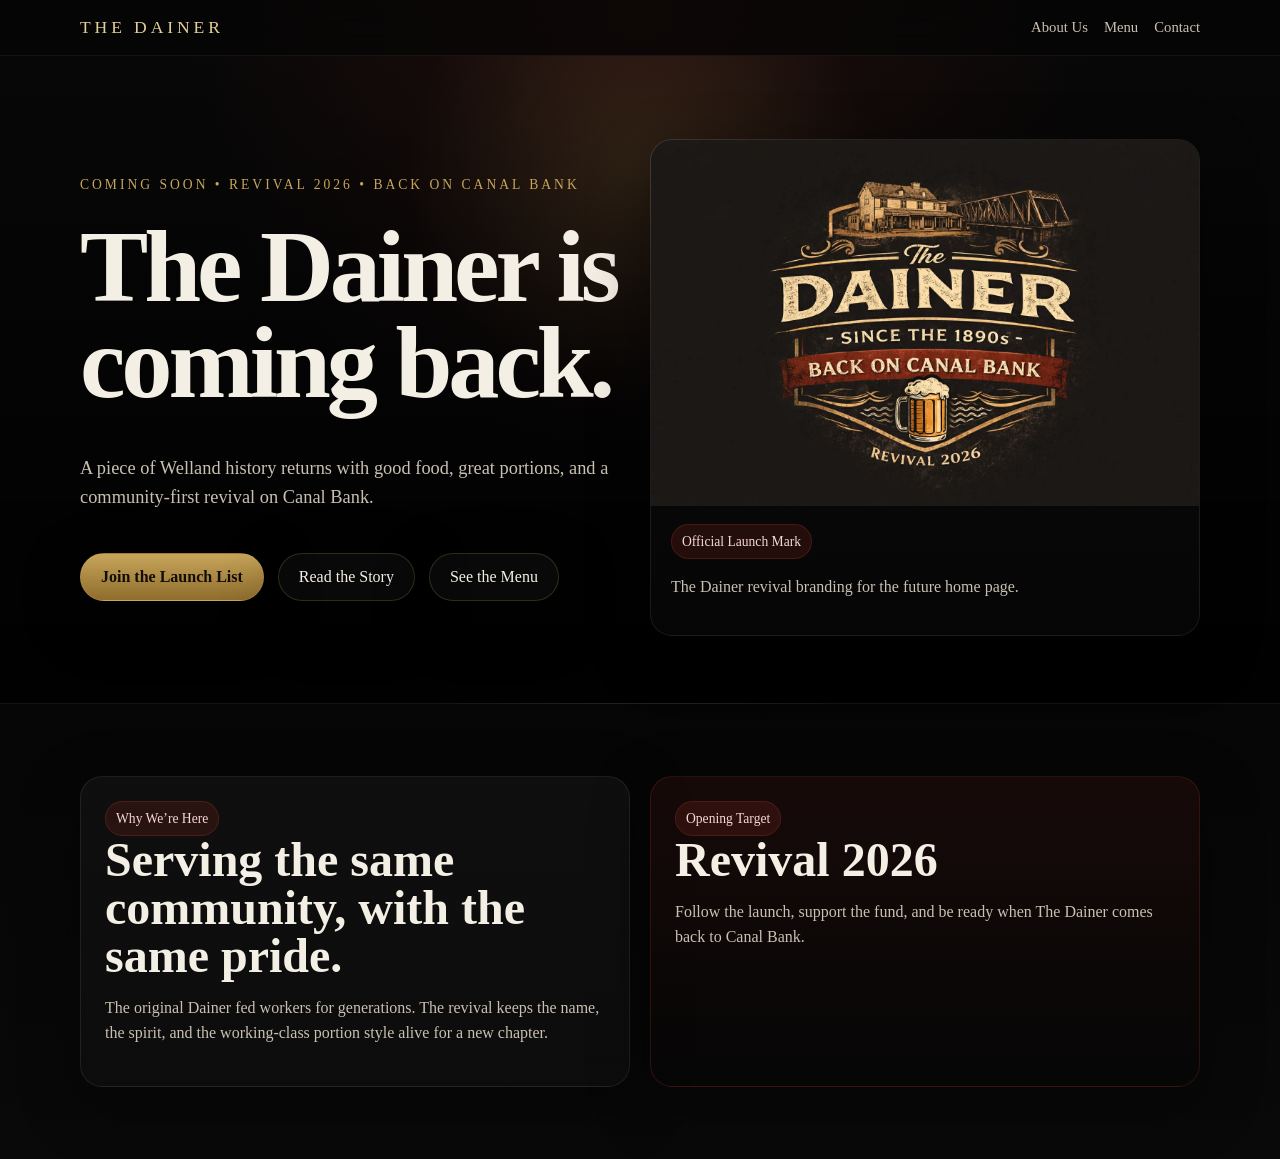
<file: index.html>
<!doctype html>
<html lang="en">
<head>
  <meta charset="utf-8">
  <meta name="viewport" content="width=device-width, initial-scale=1">
  <title>The Dainer | Coming Soon | Back on Canal Bank</title>
  <meta name="description" content="The Dainer is coming back to Canal Bank in Welland. Follow the Revival 2026 launch, menu, and community story.">
  <link rel="canonical" href="https://thedainer.com/">
  <meta property="og:title" content="The Dainer | Coming Soon | Back on Canal Bank">
  <meta property="og:description" content="A heritage restaurant revival for Welland. The Dainer returns in 2026 with hearty portions and working-class pride.">
  <meta property="og:type" content="website">
  <meta property="og:image" content="assets/images/the-dainer-hero-logo-revival-2026.jpeg">
  <link rel="stylesheet" href="styles.css">
  <script type="application/ld+json">
  {
    "@context": "https://schema.org",
    "@type": "Restaurant",
    "name": "The Dainer",
    "url": "https://thedainer.com/",
    "image": "https://thedainer.com/assets/images/the-dainer-hero-logo-revival-2026.jpeg",
    "description": "Coming soon: The Dainer revival on Canal Bank in Welland.",
    "telephone": "+1-905-736-3461",
    "email": "info@thedainer.ca",
    "address": {
      "@type": "PostalAddress",
      "addressLocality": "Welland",
      "addressRegion": "ON",
      "addressCountry": "CA"
    }
  }
  </script>
</head>
<body>
  <header class="topbar">
    <div class="wrap topbar-inner">
      <div class="brand">The Dainer</div>
      <nav aria-label="Primary">
        <a href="about.html">About Us</a>
        <a href="menu.html">Menu</a>
        <a href="contact.html">Contact</a>
      </nav>
    </div>
  </header>
  <main>
    <section class="hero">
      <div class="wrap grid two-col" style="align-items:center">
        <div class="hero-grid">
          <div class="eyebrow">Coming Soon • Revival 2026 • Back on Canal Bank</div>
          <h1>The Dainer is coming back.</h1>
          <p class="subhead">A piece of Welland history returns with good food, great portions, and a community-first revival on Canal Bank.</p>
          <div class="actions">
            <a class="btn primary" href="contact.html">Join the Launch List</a>
            <a class="btn" href="about.html">Read the Story</a>
            <a class="btn" href="menu.html">See the Menu</a>
          </div>
        </div>
        <div class="card image-card">
          <img src="assets/images/the-dainer-hero-logo-revival-2026.jpeg" alt="The Dainer coming soon logo with back on Canal Bank and revival 2026" width="1536" height="1024">
          <div class="image-caption">
            <div class="pill">Official Launch Mark</div>
            <p class="muted">The Dainer revival branding for the future home page.</p>
          </div>
        </div>
      </div>
    </section>

    <section>
      <div class="wrap grid two-col">
        <div class="card">
          <div class="pill">Why We’re Here</div>
          <h2>Serving the same community, with the same pride.</h2>
          <p class="muted">The original Dainer fed workers for generations. The revival keeps the name, the spirit, and the working-class portion style alive for a new chapter.</p>
        </div>
        <div class="card panel">
          <div class="pill">Opening Target</div>
          <h2>Revival 2026</h2>
          <p class="muted">Follow the launch, support the fund, and be ready when The Dainer comes back to Canal Bank.</p>
        </div>
      </div>
    </section>
  </main>
</body>
</html>
</file>
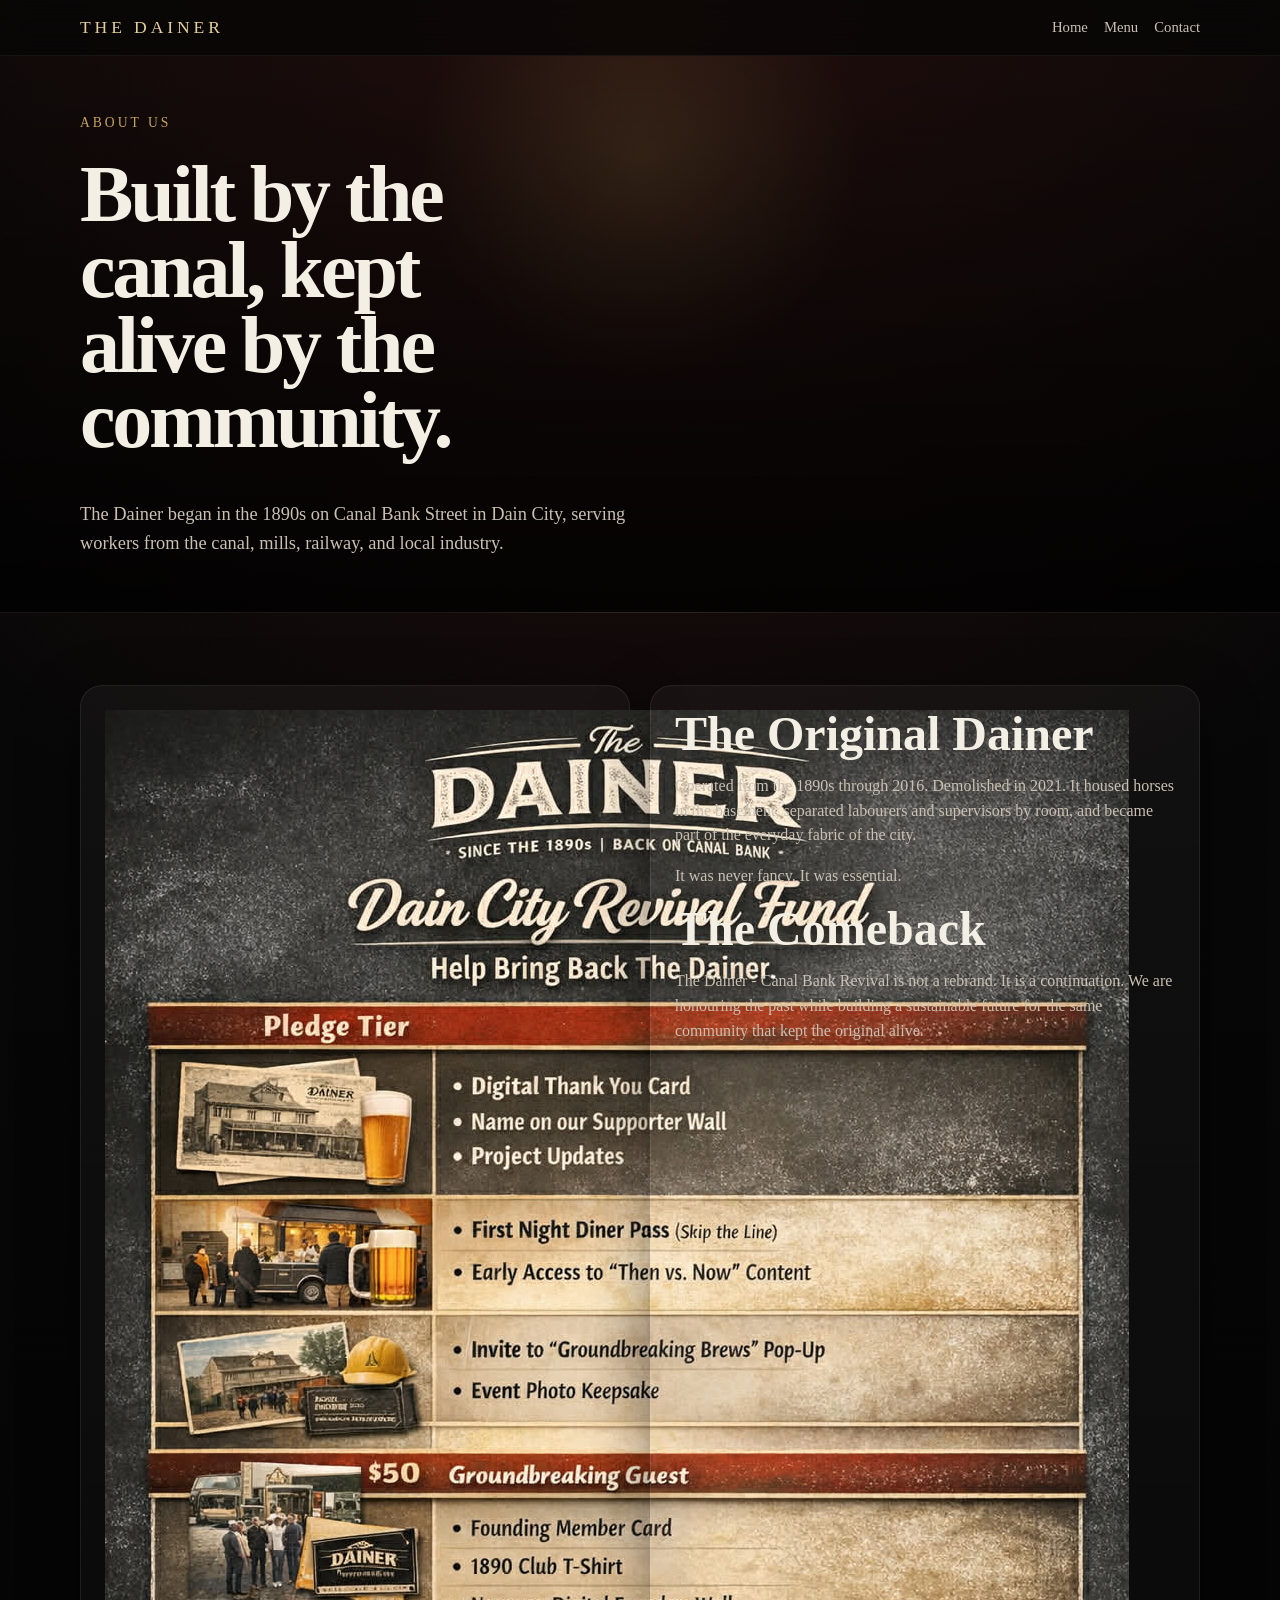
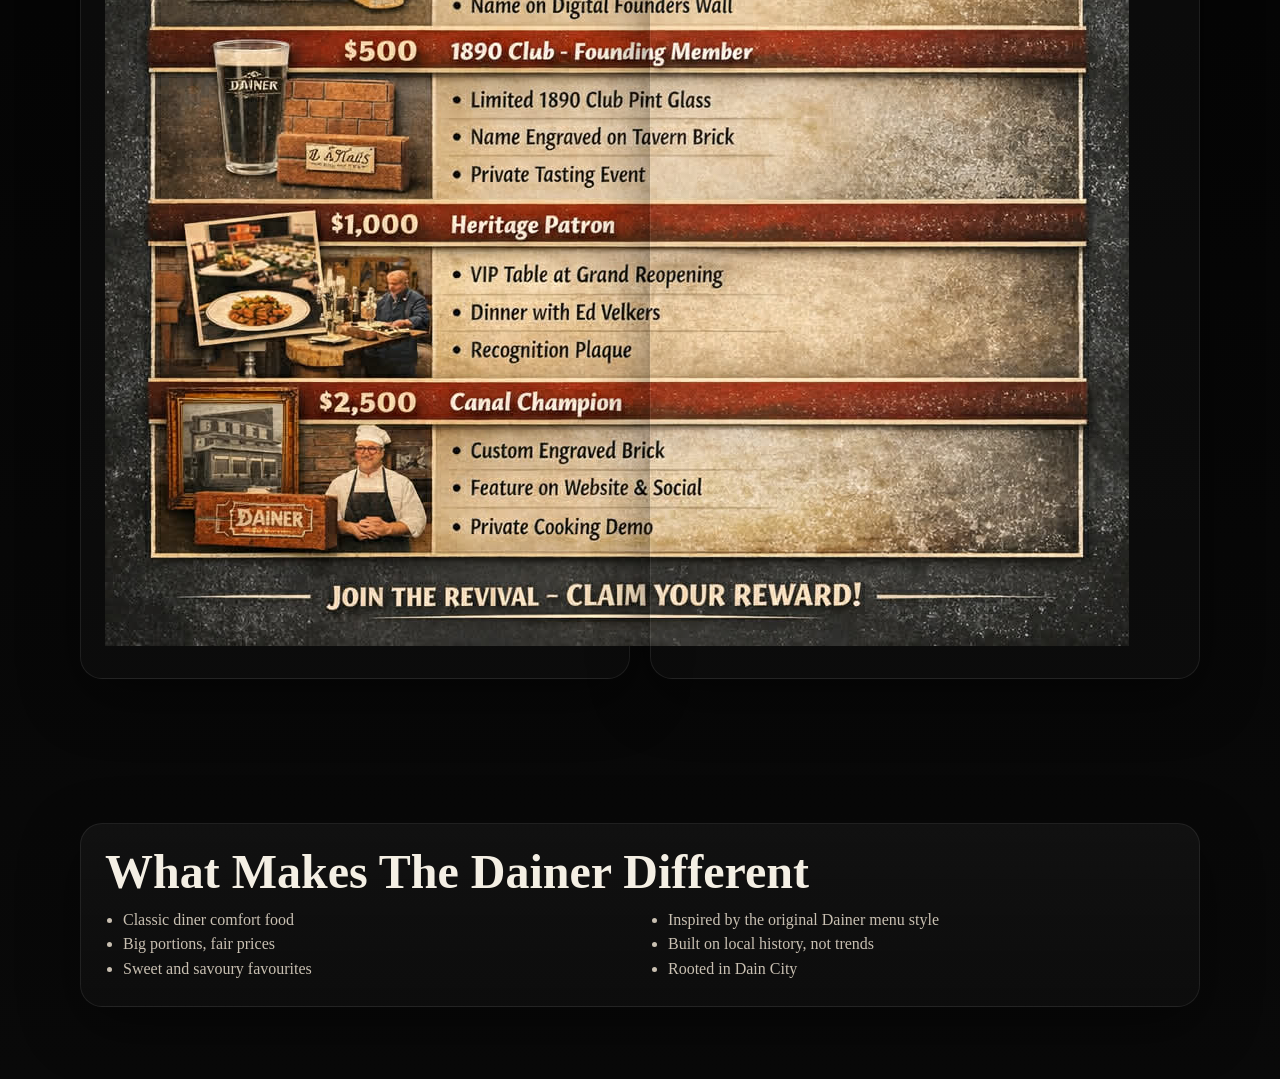
<file: about.html>
<!doctype html>
<html lang="en">
<head>
  <meta charset="utf-8">
  <meta name="viewport" content="width=device-width, initial-scale=1">
  <title>About Us | The Dainer History | Dain City Tavern Revival</title>
  <meta name="description" content="Learn the history of The Dainer, formerly Dain City Tavern, and the 2026 revival on Canal Bank in Welland.">
  <link rel="canonical" href="https://jtgsystems.github.io/the-dainer-eddies-web-project/about.html">
  <meta property="og:title" content="About Us | The Dainer History | Dain City Tavern Revival">
  <meta property="og:description" content="The Dainer began in the 1890s, served workers for generations, and returns as a heritage revival project.">
  <meta property="og:type" content="article">
  <meta property="og:image" content="assets/images/the-dainer-story-brochure-2026.jpeg">
  <link rel="stylesheet" href="styles.css">
</head>
<body>
  <header class="topbar">
    <div class="wrap topbar-inner">
      <div class="brand">The Dainer</div>
      <nav aria-label="Primary">
        <a href="index.html">Home</a>
        <a href="menu.html">Menu</a>
        <a href="contact.html">Contact</a>
      </nav>
    </div>
  </header>
  <main>
    <section class="hero page-hero">
      <div class="wrap hero-grid">
        <div class="eyebrow">About Us</div>
        <h1>Built by the canal, kept alive by the community.</h1>
        <p class="subhead">The Dainer began in the 1890s on Canal Bank Street in Dain City, serving workers from the canal, mills, railway, and local industry.</p>
      </div>
    </section>

    <section>
      <div class="wrap grid two-col">
        <div class="card">
          <img src="assets/images/the-dainer-story-brochure-2026.jpeg" alt="Brochure style Dainer story image showing the revival concept and heritage context" width="1024" height="1536">
        </div>
        <div class="card">
          <h2>The Original Dainer</h2>
          <p class="muted">Operated from the 1890s through 2016. Demolished in 2021. It housed horses in the basement, separated labourers and supervisors by room, and became part of the everyday fabric of the city.</p>
          <p class="muted">It was never fancy. It was essential.</p>
          <h2>The Comeback</h2>
          <p class="muted">The Dainer - Canal Bank Revival is not a rebrand. It is a continuation. We are honouring the past while building a sustainable future for the same community that kept the original alive.</p>
        </div>
      </div>
    </section>

    <section>
      <div class="wrap card">
        <h2>What Makes The Dainer Different</h2>
        <div class="grid two-col">
          <ul class="clean muted">
            <li>Classic diner comfort food</li>
            <li>Big portions, fair prices</li>
            <li>Sweet and savoury favourites</li>
          </ul>
          <ul class="clean muted">
            <li>Inspired by the original Dainer menu style</li>
            <li>Built on local history, not trends</li>
            <li>Rooted in Dain City</li>
          </ul>
        </div>
      </div>
    </section>
  </main>
</body>
</html>
</file>
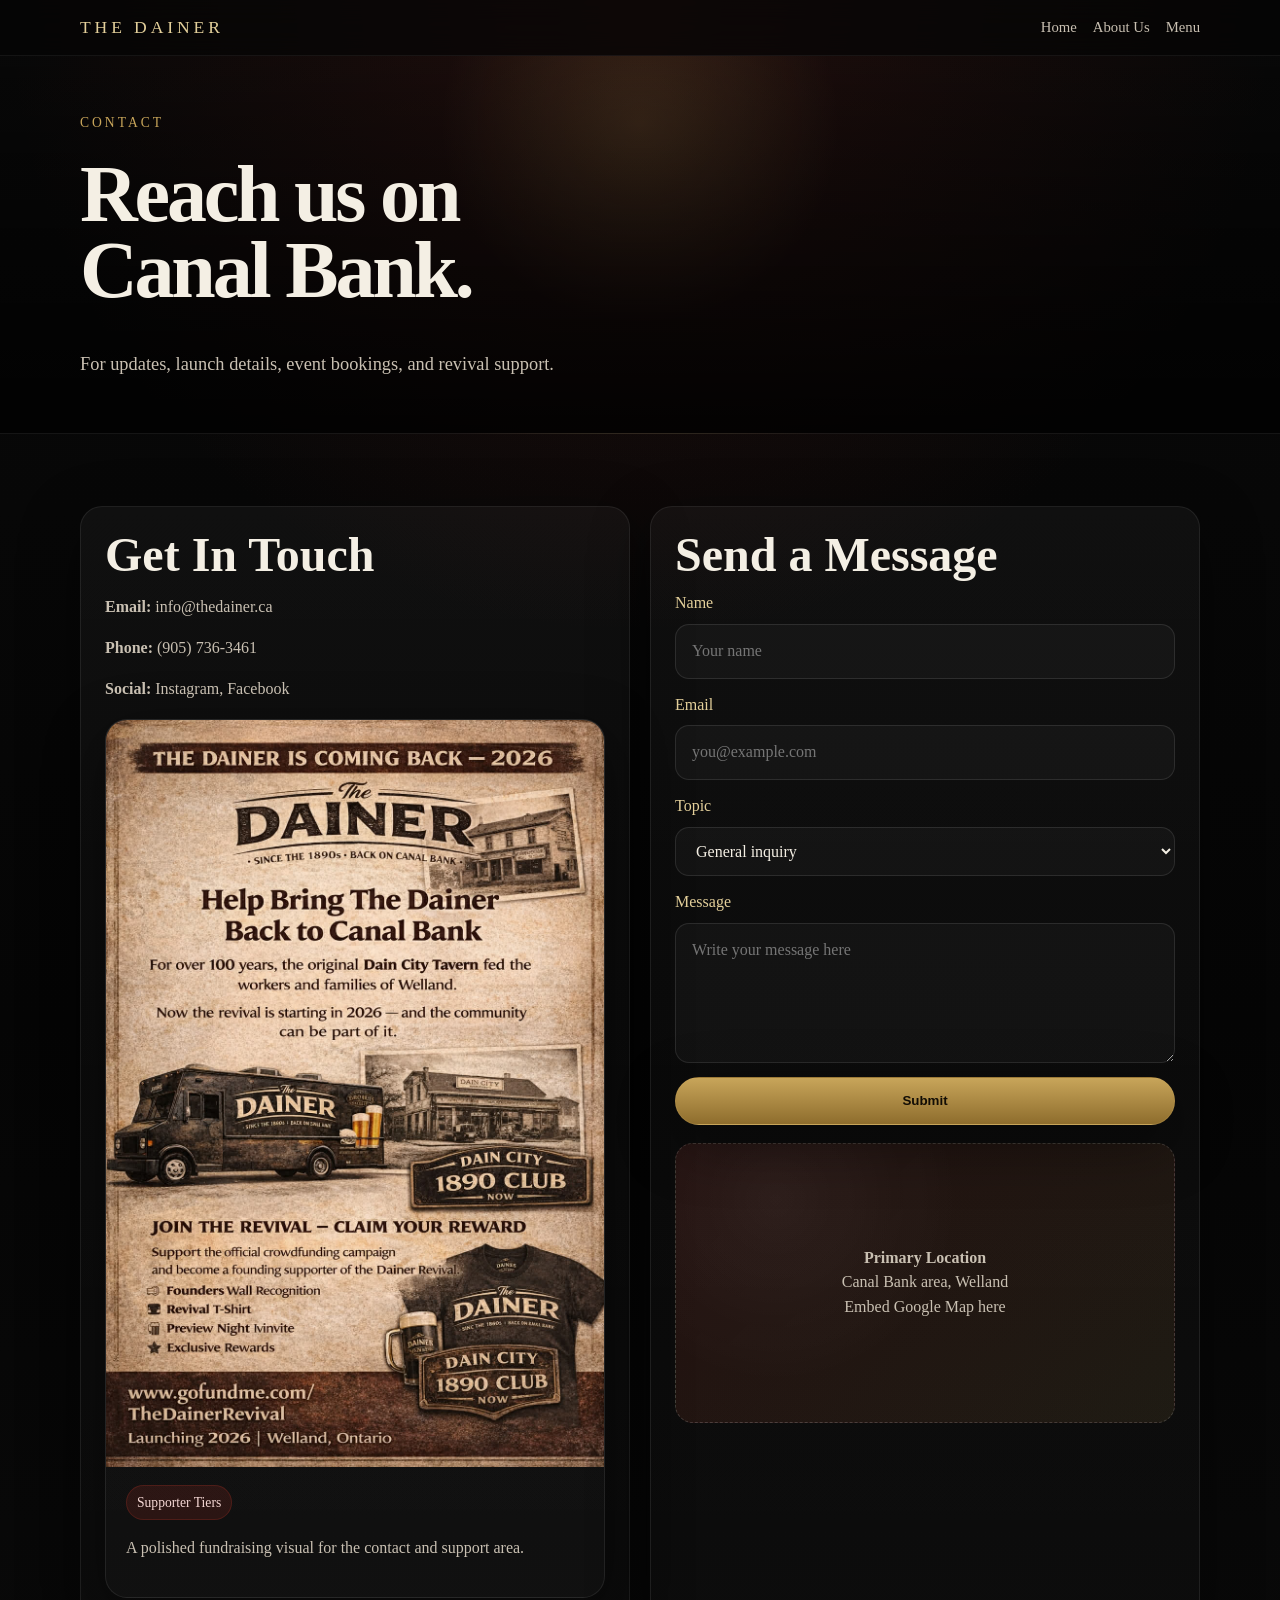
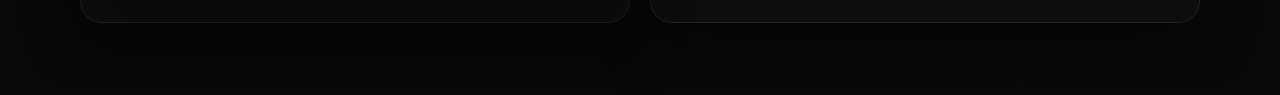
<file: contact.html>
<!doctype html>
<html lang="en">
<head>
  <meta charset="utf-8">
  <meta name="viewport" content="width=device-width, initial-scale=1">
  <title>Contact | The Dainer Email | Phone | Welland Location</title>
  <meta name="description" content="Contact The Dainer by email or phone, and follow the revival journey.">
  <link rel="canonical" href="https://jtgsystems.github.io/the-dainer-eddies-web-project/contact.html">
  <meta property="og:title" content="Contact | The Dainer Email | Phone | Welland Location">
  <meta property="og:description" content="Reach The Dainer for launch updates, event bookings, press, and revival support.">
  <meta property="og:type" content="website">
  <meta property="og:image" content="assets/images/the-dainer-revival-tiers-poster-2026.jpeg">
  <link rel="stylesheet" href="styles.css">
  <script type="application/ld+json">
  {
    "@context": "https://schema.org",
    "@type": "Restaurant",
    "name": "The Dainer",
    "email": "info@thedainer.ca",
    "telephone": "+1-905-736-3461",
    "areaServed": "Welland, Ontario",
    "sameAs": [
      "https://www.instagram.com/",
      "https://www.facebook.com/"
    ]
  }
  </script>
</head>
<body>
  <header class="topbar">
    <div class="wrap topbar-inner">
      <div class="brand">The Dainer</div>
      <nav aria-label="Primary">
        <a href="index.html">Home</a>
        <a href="about.html">About Us</a>
        <a href="menu.html">Menu</a>
      </nav>
    </div>
  </header>
  <main>
    <section class="hero page-hero">
      <div class="wrap hero-grid">
        <div class="eyebrow">Contact</div>
        <h1>Reach us on Canal Bank.</h1>
        <p class="subhead">For updates, launch details, event bookings, and revival support.</p>
      </div>
    </section>

    <section>
      <div class="wrap grid two-col">
        <div class="card">
          <h2>Get In Touch</h2>
          <p class="muted"><strong>Email:</strong> <a href="mailto:info@thedainer.ca">info@thedainer.ca</a></p>
          <p class="muted"><strong>Phone:</strong> <a href="tel:+19057363461">(905) 736-3461</a></p>
          <p class="muted"><strong>Social:</strong> Instagram, Facebook</p>
          <div class="card image-card" style="margin-top:18px">
            <img src="assets/images/the-dainer-revival-tiers-poster-2026.jpeg" alt="Revival tiers poster with supporter levels for the Dainer fund" width="1024" height="1536">
            <div class="image-caption">
              <div class="pill">Supporter Tiers</div>
              <p class="muted">A polished fundraising visual for the contact and support area.</p>
            </div>
          </div>
        </div>
        <div class="card">
          <h2>Send a Message</h2>
          <form class="form">
            <div class="field">
              <label for="name">Name</label>
              <input id="name" name="name" type="text" placeholder="Your name">
            </div>
            <div class="field">
              <label for="email">Email</label>
              <input id="email" name="email" type="email" placeholder="you@example.com">
            </div>
            <div class="field">
              <label for="topic">Topic</label>
              <select id="topic" name="topic">
                <option>General inquiry</option>
                <option>Revival Fund</option>
                <option>Event booking</option>
                <option>Press / Media</option>
              </select>
            </div>
            <div class="field">
              <label for="message">Message</label>
              <textarea id="message" name="message" placeholder="Write your message here"></textarea>
            </div>
            <button class="btn primary" type="submit">Submit</button>
          </form>
          <div class="map" aria-label="Map placeholder" style="margin-top:18px">
            <div>
              <strong>Primary Location</strong><br>
              Canal Bank area, Welland<br>
              Embed Google Map here
            </div>
          </div>
        </div>
      </div>
    </section>
  </main>
</body>
</html>
</file>
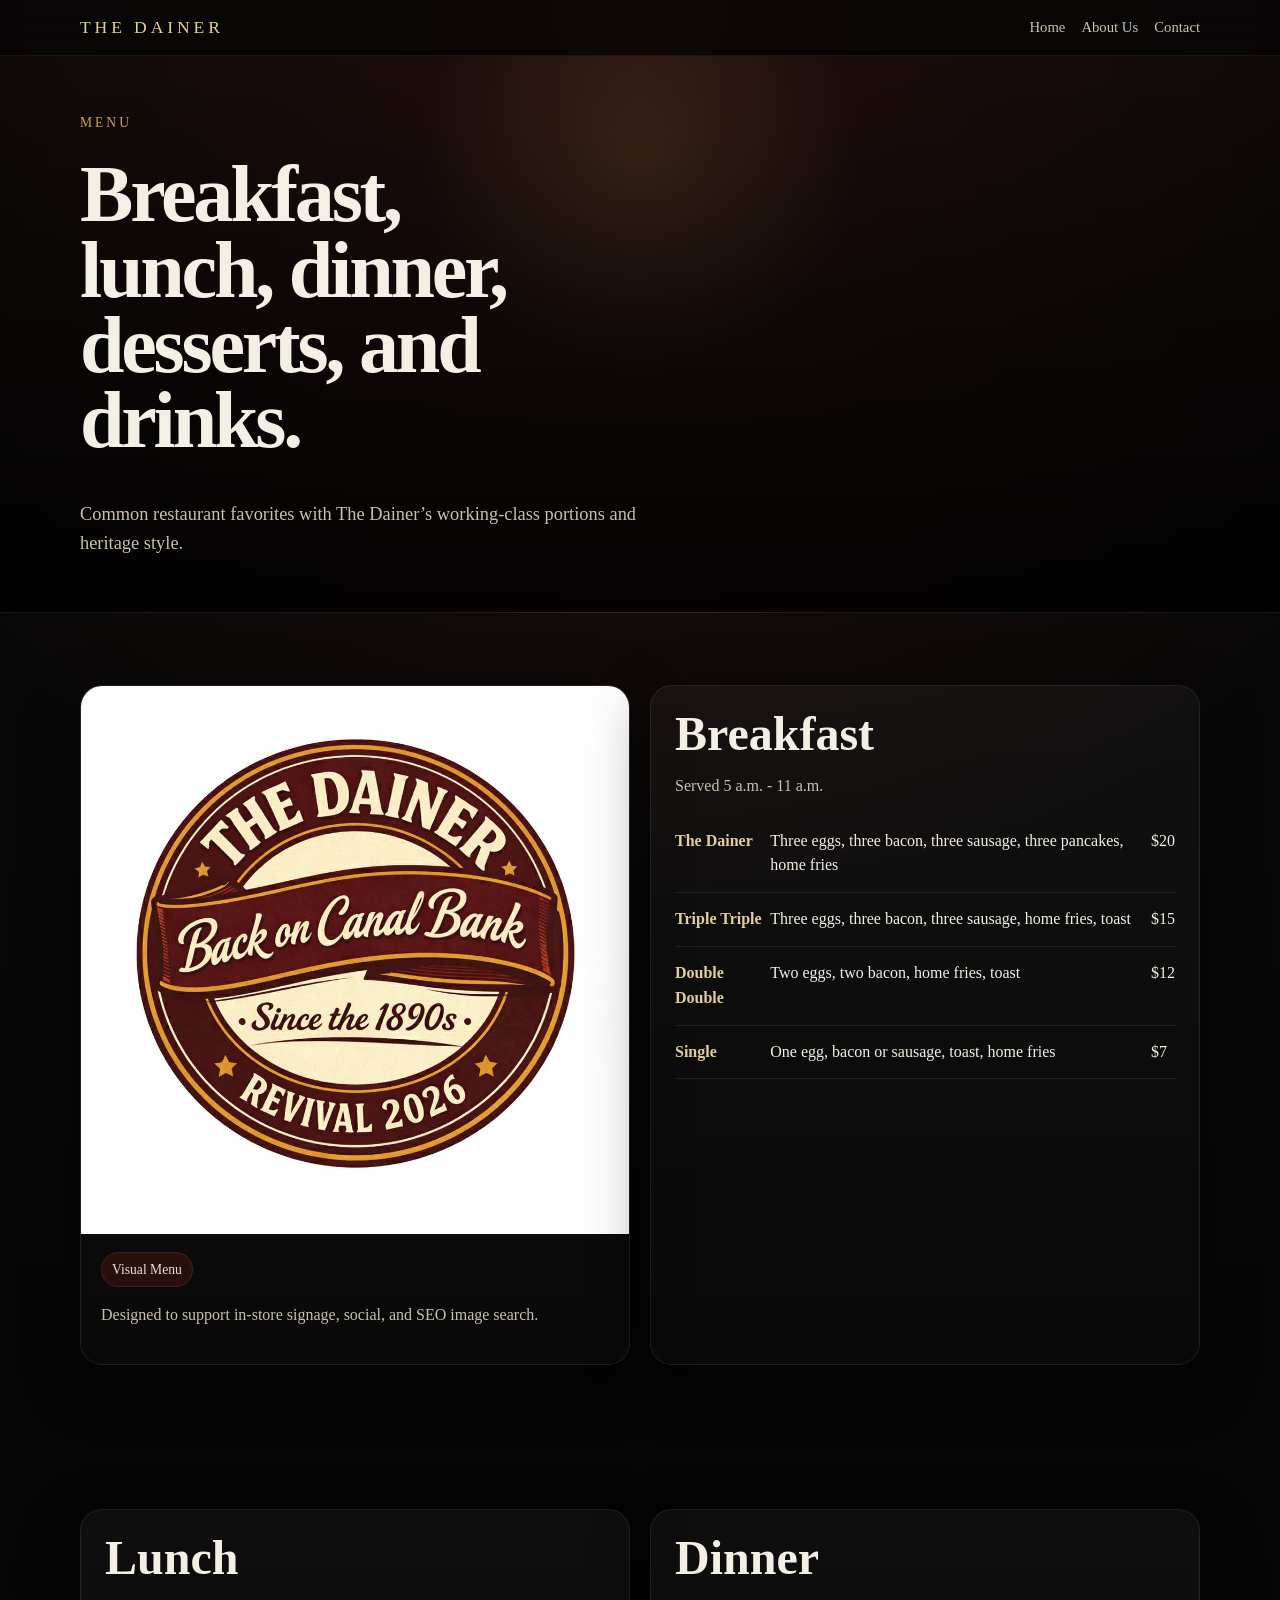
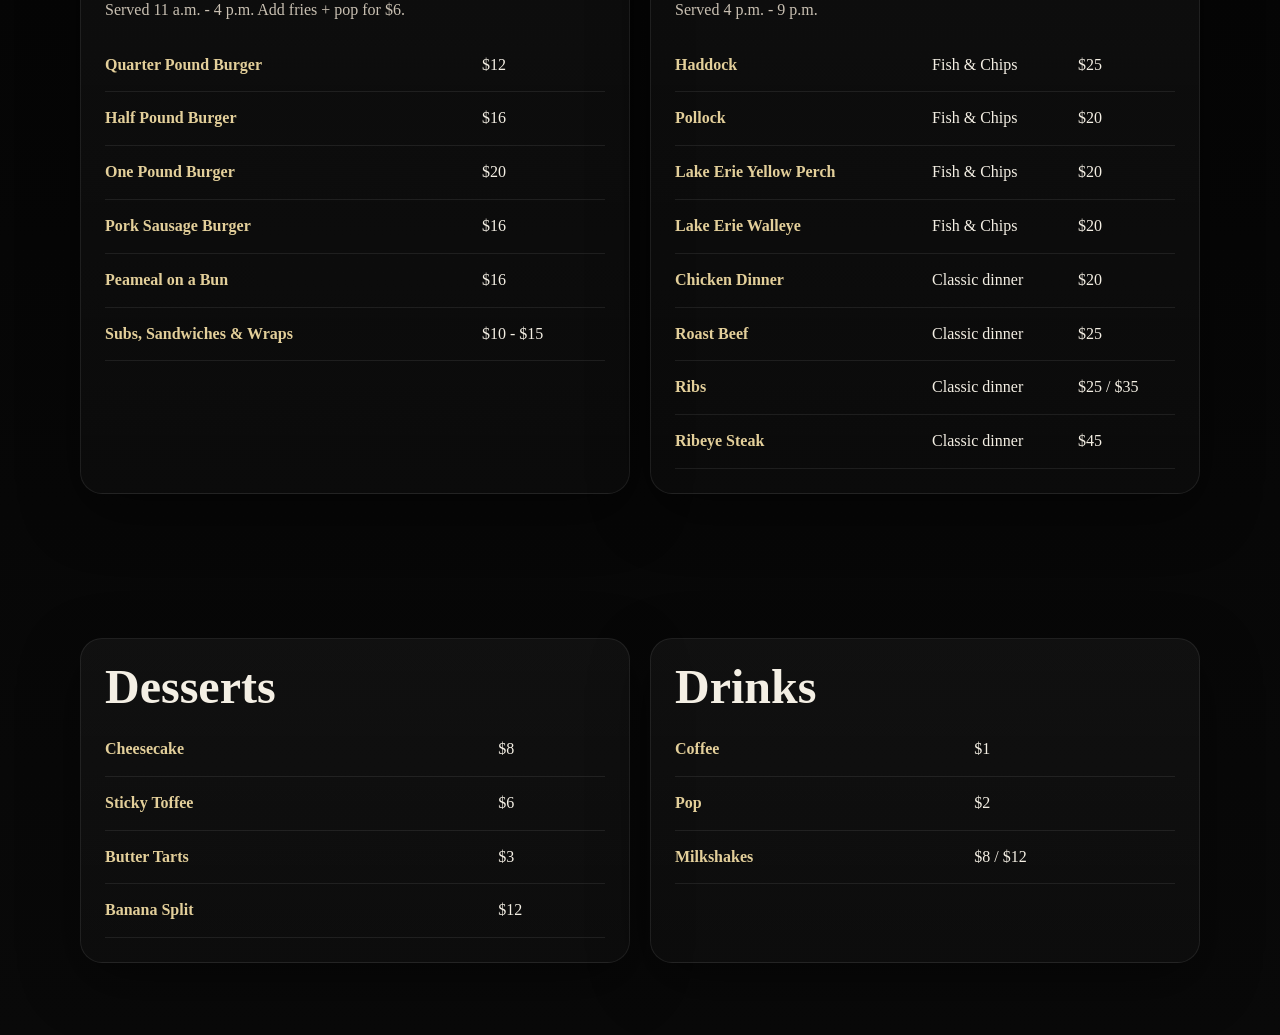
<file: menu.html>
<!doctype html>
<html lang="en">
<head>
  <meta charset="utf-8">
  <meta name="viewport" content="width=device-width, initial-scale=1">
  <title>Menu | The Dainer Breakfast | Lunch | Dinner | Desserts</title>
  <meta name="description" content="Breakfast, lunch, dinner, desserts and drinks at The Dainer.">
  <link rel="canonical" href="https://jtgsystems.github.io/the-dainer-eddies-web-project/menu.html">
  <meta property="og:title" content="Menu | The Dainer Breakfast | Lunch | Dinner | Desserts">
  <meta property="og:description" content="A hearty diner menu with breakfast plates, burgers, fish and chips, desserts, and drinks.">
  <meta property="og:type" content="article">
  <meta property="og:image" content="assets/images/the-dainer-menu-board-breakfast-lunch-dinner.jpeg">
  <link rel="stylesheet" href="styles.css">
</head>
<body>
  <header class="topbar">
    <div class="wrap topbar-inner">
      <div class="brand">The Dainer</div>
      <nav aria-label="Primary">
        <a href="index.html">Home</a>
        <a href="about.html">About Us</a>
        <a href="contact.html">Contact</a>
      </nav>
    </div>
  </header>
  <main>
    <section class="hero page-hero">
      <div class="wrap hero-grid">
        <div class="eyebrow">Menu</div>
        <h1>Breakfast, lunch, dinner, desserts, and drinks.</h1>
        <p class="subhead">Common restaurant favorites with The Dainer’s working-class portions and heritage style.</p>
      </div>
    </section>

    <section>
      <div class="wrap grid two-col">
        <div class="card image-card">
          <img src="assets/images/the-dainer-menu-board-breakfast-lunch-dinner.jpeg" alt="Detailed The Dainer menu board with plated food and pricing" width="1024" height="1024">
          <div class="image-caption">
            <div class="pill">Visual Menu</div>
            <p class="muted">Designed to support in-store signage, social, and SEO image search.</p>
          </div>
        </div>
        <div class="card">
          <h2>Breakfast</h2>
          <p class="muted">Served 5 a.m. - 11 a.m.</p>
          <table class="menu-table" aria-label="Breakfast menu">
            <tr><th>The Dainer</th><td>Three eggs, three bacon, three sausage, three pancakes, home fries</td><td>$20</td></tr>
            <tr><th>Triple Triple</th><td>Three eggs, three bacon, three sausage, home fries, toast</td><td>$15</td></tr>
            <tr><th>Double Double</th><td>Two eggs, two bacon, home fries, toast</td><td>$12</td></tr>
            <tr><th>Single</th><td>One egg, bacon or sausage, toast, home fries</td><td>$7</td></tr>
          </table>
        </div>
      </div>
    </section>

    <section>
      <div class="wrap grid two-col">
        <div class="card">
          <h2>Lunch</h2>
          <p class="muted">Served 11 a.m. - 4 p.m. Add fries + pop for $6.</p>
          <table class="menu-table" aria-label="Lunch menu">
            <tr><th>Quarter Pound Burger</th><td></td><td>$12</td></tr>
            <tr><th>Half Pound Burger</th><td></td><td>$16</td></tr>
            <tr><th>One Pound Burger</th><td></td><td>$20</td></tr>
            <tr><th>Pork Sausage Burger</th><td></td><td>$16</td></tr>
            <tr><th>Peameal on a Bun</th><td></td><td>$16</td></tr>
            <tr><th>Subs, Sandwiches & Wraps</th><td></td><td>$10 - $15</td></tr>
          </table>
        </div>
        <div class="card">
          <h2>Dinner</h2>
          <p class="muted">Served 4 p.m. - 9 p.m.</p>
          <table class="menu-table" aria-label="Dinner menu">
            <tr><th>Haddock</th><td>Fish & Chips</td><td>$25</td></tr>
            <tr><th>Pollock</th><td>Fish & Chips</td><td>$20</td></tr>
            <tr><th>Lake Erie Yellow Perch</th><td>Fish & Chips</td><td>$20</td></tr>
            <tr><th>Lake Erie Walleye</th><td>Fish & Chips</td><td>$20</td></tr>
            <tr><th>Chicken Dinner</th><td>Classic dinner</td><td>$20</td></tr>
            <tr><th>Roast Beef</th><td>Classic dinner</td><td>$25</td></tr>
            <tr><th>Ribs</th><td>Classic dinner</td><td>$25 / $35</td></tr>
            <tr><th>Ribeye Steak</th><td>Classic dinner</td><td>$45</td></tr>
          </table>
        </div>
      </div>
    </section>

    <section>
      <div class="wrap grid two-col">
        <div class="card">
          <h2>Desserts</h2>
          <table class="menu-table" aria-label="Desserts menu">
            <tr><th>Cheesecake</th><td></td><td>$8</td></tr>
            <tr><th>Sticky Toffee</th><td></td><td>$6</td></tr>
            <tr><th>Butter Tarts</th><td></td><td>$3</td></tr>
            <tr><th>Banana Split</th><td></td><td>$12</td></tr>
          </table>
        </div>
        <div class="card">
          <h2>Drinks</h2>
          <table class="menu-table" aria-label="Drinks menu">
            <tr><th>Coffee</th><td></td><td>$1</td></tr>
            <tr><th>Pop</th><td></td><td>$2</td></tr>
            <tr><th>Milkshakes</th><td></td><td>$8 / $12</td></tr>
          </table>
        </div>
      </div>
    </section>
  </main>
</body>
</html>
</file>
<file: styles.css>
:root{
  --bg:#070707;
  --panel:#131313;
  --panel-2:#171717;
  --gold:#c8a55a;
  --gold-soft:#e3cf9a;
  --red:#8f2b22;
  --text:#f4efe4;
  --muted:#c9c0b2;
  --line:rgba(200,165,90,.22);
  --shadow:0 18px 60px rgba(0,0,0,.45);
  --radius:22px;
}
*{box-sizing:border-box}
html{scroll-behavior:smooth}
body{
  margin:0;
  font-family: Georgia, "Times New Roman", serif;
  background:
    radial-gradient(circle at top, rgba(143,43,34,.22), transparent 35%),
    linear-gradient(180deg, #090909, #050505 60%, #090909);
  color:var(--text);
  line-height:1.55;
}
a{color:inherit;text-decoration:none}
.wrap{width:min(1120px, calc(100% - 32px)); margin:0 auto}
.topbar{
  position:sticky; top:0; z-index:20;
  backdrop-filter: blur(14px);
  background: rgba(5,5,5,.72);
  border-bottom:1px solid rgba(255,255,255,.06);
}
.topbar-inner{
  display:flex; align-items:center; justify-content:space-between;
  gap:16px; padding:14px 0;
}
.brand{font-size:1.1rem; letter-spacing:.22em; text-transform:uppercase; color:var(--gold-soft)}
nav{display:flex; gap:16px; flex-wrap:wrap; justify-content:flex-end}
nav a{font-size:.92rem; color:var(--muted)}
.hero{
  min-height:72vh;
  display:grid; align-items:center;
  padding:72px 0 56px;
  background:
    linear-gradient(180deg, rgba(0,0,0,.15), rgba(0,0,0,.78)),
    radial-gradient(circle at 50% 18%, rgba(200,165,90,.2), transparent 28%);
  border-bottom:1px solid rgba(255,255,255,.06);
}
.hero-grid{display:grid; gap:24px}
.eyebrow{color:var(--gold); letter-spacing:.22em; text-transform:uppercase; font-size:.85rem}
h1{
  margin:0;
  font-size:clamp(3rem, 8vw, 6.4rem);
  line-height:.94;
  letter-spacing:-.04em;
  max-width:11ch;
}
.subhead{max-width:38rem; font-size:1.15rem; color:var(--muted)}
.actions{display:flex; gap:14px; flex-wrap:wrap}
.btn{
  display:inline-flex; align-items:center; justify-content:center;
  min-height:48px; padding:0 20px;
  border-radius:999px;
  border:1px solid var(--line);
  background:rgba(255,255,255,.03);
  color:var(--text);
  box-shadow:var(--shadow);
}
.btn.primary{background:linear-gradient(180deg, var(--gold), #8e6d2d); color:#120d05; font-weight:700}
.card{
  background:linear-gradient(180deg, rgba(255,255,255,.04), rgba(255,255,255,.02));
  border:1px solid rgba(255,255,255,.08);
  border-radius:var(--radius);
  padding:24px;
  box-shadow:var(--shadow);
}
.image-card{padding:0; overflow:hidden}
.image-card img{display:block; width:100%; height:auto}
.image-caption{padding:18px 20px 20px}
section{padding:72px 0}
h2{margin:0 0 12px; font-size:clamp(2rem, 4vw, 3rem); line-height:1}
.section-lead{max-width:46rem; color:var(--muted); margin:0 0 24px}
.grid{display:grid; gap:20px}
.two-col{grid-template-columns:repeat(2,minmax(0,1fr))}
.item{
  padding:18px 0;
  border-top:1px solid rgba(255,255,255,.08);
}
.item:first-child{border-top:0; padding-top:0}
.item h3{margin:0 0 6px; font-size:1.15rem; color:var(--gold-soft)}
.muted{color:var(--muted)}
ul.clean{margin:0; padding-left:18px}
.pill{
  display:inline-block; padding:6px 10px; border-radius:999px;
  background:rgba(143,43,34,.22); color:#f5d8d5; font-size:.85rem;
  border:1px solid rgba(143,43,34,.35);
}
.panel{
  background:linear-gradient(180deg, rgba(143,43,34,.12), rgba(0,0,0,.18));
  border:1px solid rgba(143,43,34,.28);
}
.footer{
  padding:28px 0 48px;
  border-top:1px solid rgba(255,255,255,.06);
  color:var(--muted);
  text-align:center;
}
.timeline{display:flex; gap:12px; flex-wrap:wrap}
.timeline span{
  padding:10px 14px; border-radius:999px; background:rgba(255,255,255,.04);
  border:1px solid rgba(255,255,255,.08);
}
details{
  border-top:1px solid rgba(255,255,255,.08);
  padding:14px 0;
}
summary{cursor:pointer; color:var(--gold-soft); font-weight:700}
details p{margin:10px 0 0; color:var(--muted)}
.page-hero{min-height:auto;padding:56px 0 36px}
.page-hero h1{font-size:clamp(2.6rem, 7vw, 5rem)}
.form{
  display:grid; gap:14px;
}
.field{
  display:grid; gap:8px;
}
.field label{color:var(--gold-soft)}
.field input,.field textarea,.field select{
  width:100%; padding:14px 16px; border-radius:14px;
  border:1px solid rgba(255,255,255,.1);
  background:rgba(255,255,255,.03);
  color:var(--text);
  font:inherit;
}
.field textarea{min-height:140px; resize:vertical}
.map{
  min-height:280px;
  border-radius:18px;
  border:1px dashed rgba(255,255,255,.16);
  background:
    linear-gradient(135deg, rgba(143,43,34,.18), rgba(200,165,90,.1)),
    radial-gradient(circle at 20% 20%, rgba(255,255,255,.06), transparent 40%);
  display:grid;
  place-items:center;
  text-align:center;
  color:var(--muted);
  padding:24px;
}
.menu-table{width:100%; border-collapse:collapse}
.menu-table th,.menu-table td{
  padding:14px 0; border-bottom:1px solid rgba(255,255,255,.08); text-align:left; vertical-align:top;
}
.menu-table th{color:var(--gold-soft); font-weight:700}
.gallery{display:grid; grid-template-columns:repeat(3,minmax(0,1fr)); gap:20px}
.gallery .card{padding:0; overflow:hidden}
.gallery img{display:block; width:100%; height:100%; object-fit:cover}
.gallery .caption{padding:16px 18px 18px}
@media (max-width: 820px){
  .two-col{grid-template-columns:1fr}
  .gallery{grid-template-columns:1fr}
  nav{display:none}
  .hero{min-height:auto}
}
</file>
